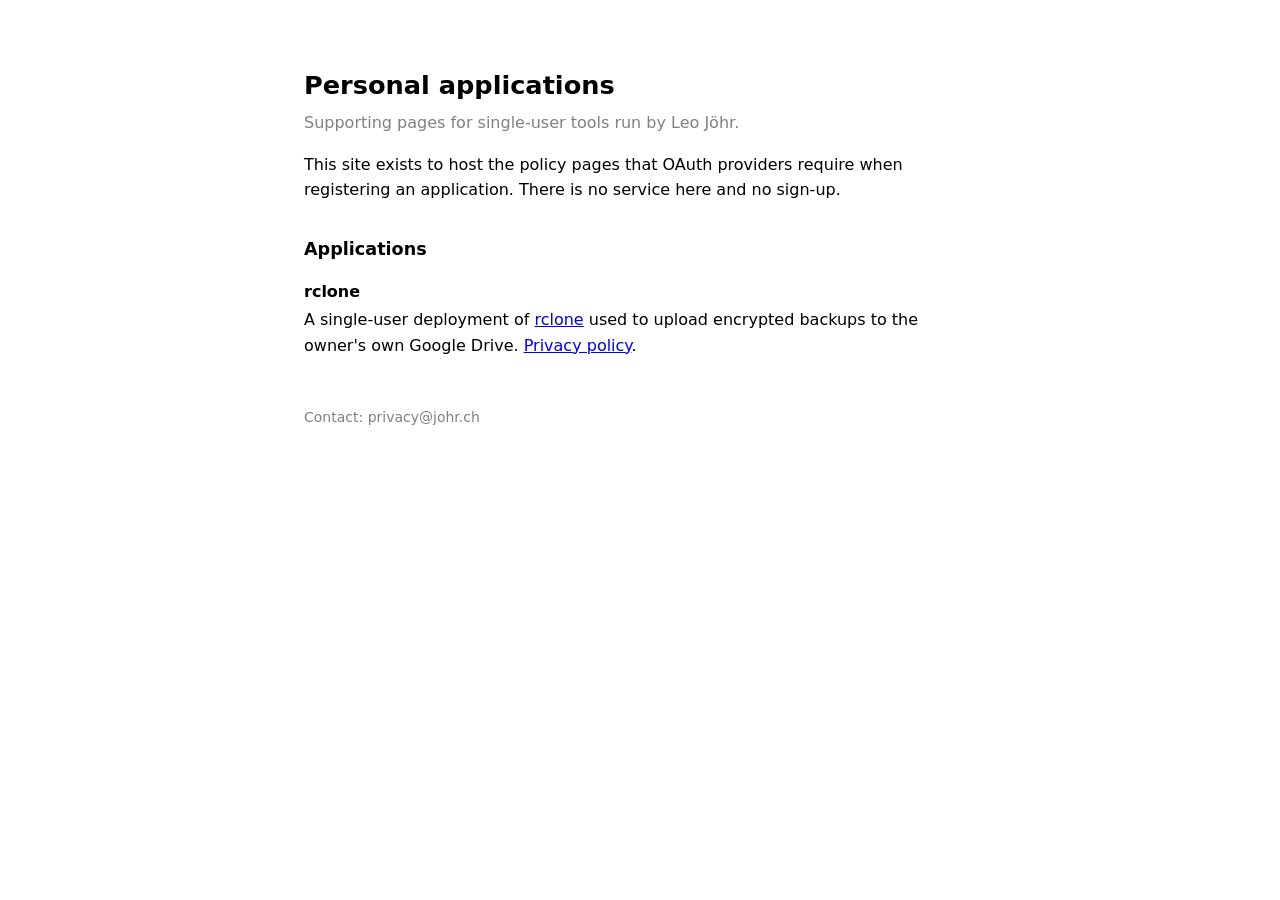
<file: index.html>
<!doctype html>
<html lang="en">
<meta charset="utf-8">
<meta name="viewport" content="width=device-width, initial-scale=1">
<title>johr.ch — personal applications</title>
<link rel="stylesheet" href="/_style.css">
<h1>Personal applications</h1>
<p class="sub">Supporting pages for single-user tools run by Leo Jöhr.</p>

<p>
  This site exists to host the policy pages that OAuth providers require when
  registering an application. There is no service here and no sign-up.
</p>

<h2>Applications</h2>
<dl>
  <dt>rclone</dt>
  <dd>
    A single-user deployment of <a href="https://rclone.org">rclone</a> used to
    upload encrypted backups to the owner's own Google Drive.
    <a href="/privacy/">Privacy policy</a>.
  </dd>
</dl>

<footer>Contact: privacy@johr.ch</footer>
</file>
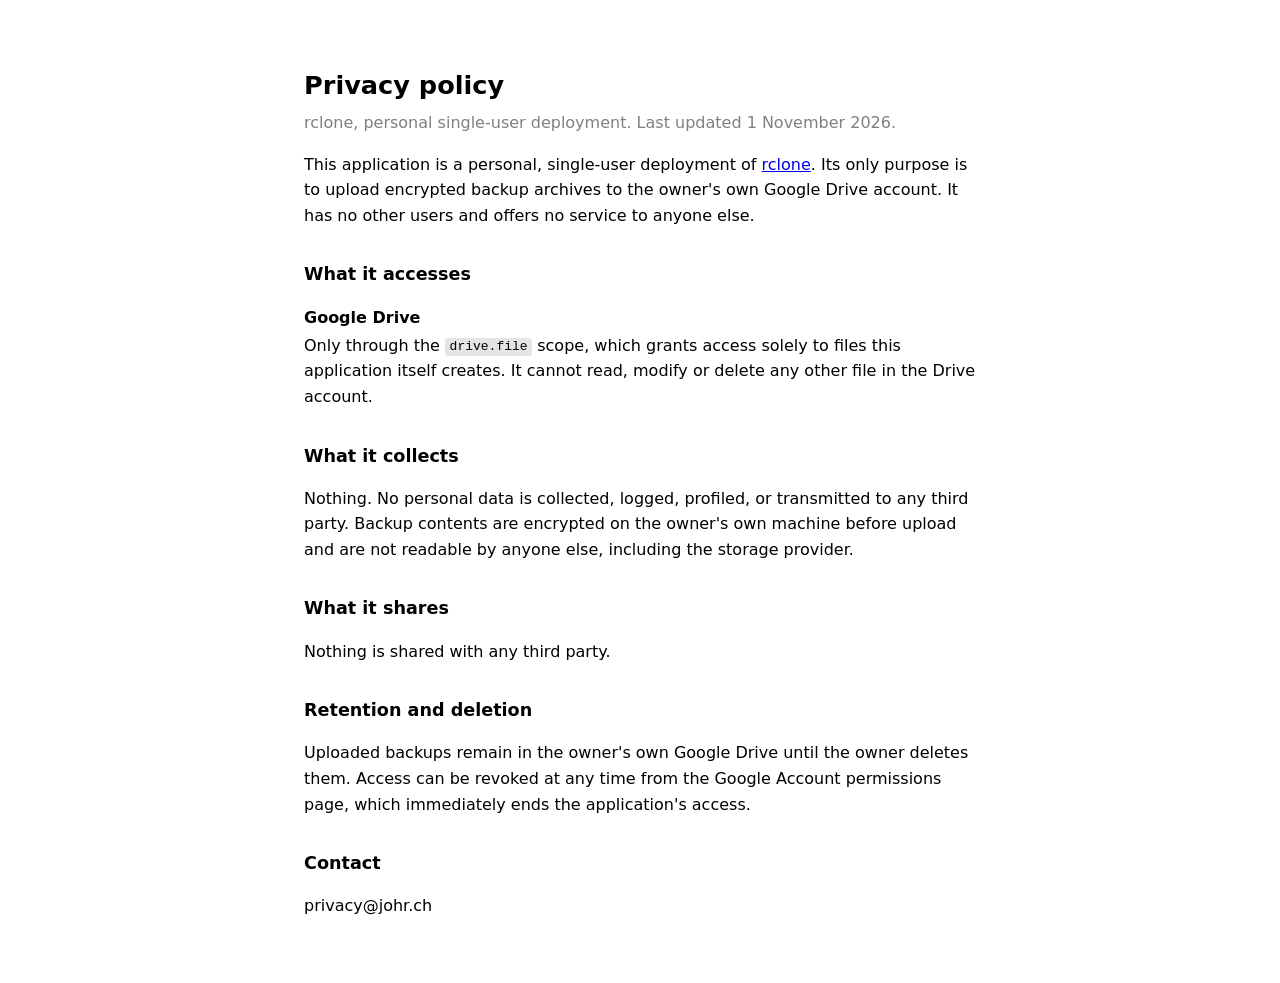
<file: privacy/index.html>
<!doctype html>
<html lang="en">
<meta charset="utf-8">
<meta name="viewport" content="width=device-width, initial-scale=1">
<title>Privacy policy — rclone (personal use)</title>
<link rel="stylesheet" href="/_style.css">
<h1>Privacy policy</h1>
<p class="sub">rclone, personal single-user deployment. Last updated 1 November 2026.</p>

<p>
  This application is a personal, single-user deployment of
  <a href="https://rclone.org">rclone</a>. Its only purpose is to upload
  encrypted backup archives to the owner's own Google Drive account. It has no
  other users and offers no service to anyone else.
</p>

<h2>What it accesses</h2>
<dl>
  <dt>Google Drive</dt>
  <dd>
    Only through the <code>drive.file</code> scope, which grants access solely
    to files this application itself creates. It cannot read, modify or delete
    any other file in the Drive account.
  </dd>
</dl>

<h2>What it collects</h2>
<p>
  Nothing. No personal data is collected, logged, profiled, or transmitted to
  any third party. Backup contents are encrypted on the owner's own machine
  before upload and are not readable by anyone else, including the storage
  provider.
</p>

<h2>What it shares</h2>
<p>Nothing is shared with any third party.</p>

<h2>Retention and deletion</h2>
<p>
  Uploaded backups remain in the owner's own Google Drive until the owner
  deletes them. Access can be revoked at any time from the Google Account
  permissions page, which immediately ends the application's access.
</p>

<h2>Contact</h2>
<p>privacy@johr.ch</p>
</file>
<file: _style.css>
:root { color-scheme: light dark; }
body {
  font-family: ui-sans-serif, system-ui, -apple-system, "Segoe UI", sans-serif;
  line-height: 1.6; max-width: 42rem; margin: 0 auto; padding: 3rem 1.25rem;
  background: Canvas; color: CanvasText;
}
h1 { font-size: 1.6rem; margin-bottom: 0.25rem; }
h2 { font-size: 1.1rem; margin-top: 2rem; }
.sub { color: GrayText; margin-top: 0; }
dt { font-weight: 600; margin-top: 0.75rem; }
dd { margin: 0.15rem 0 0 0; }
footer { margin-top: 3rem; color: GrayText; font-size: 0.875rem; }
a { color: LinkText; }
code { background: color-mix(in srgb, CanvasText 10%, transparent); padding: 0.1em 0.35em; border-radius: 3px; }
</file>
